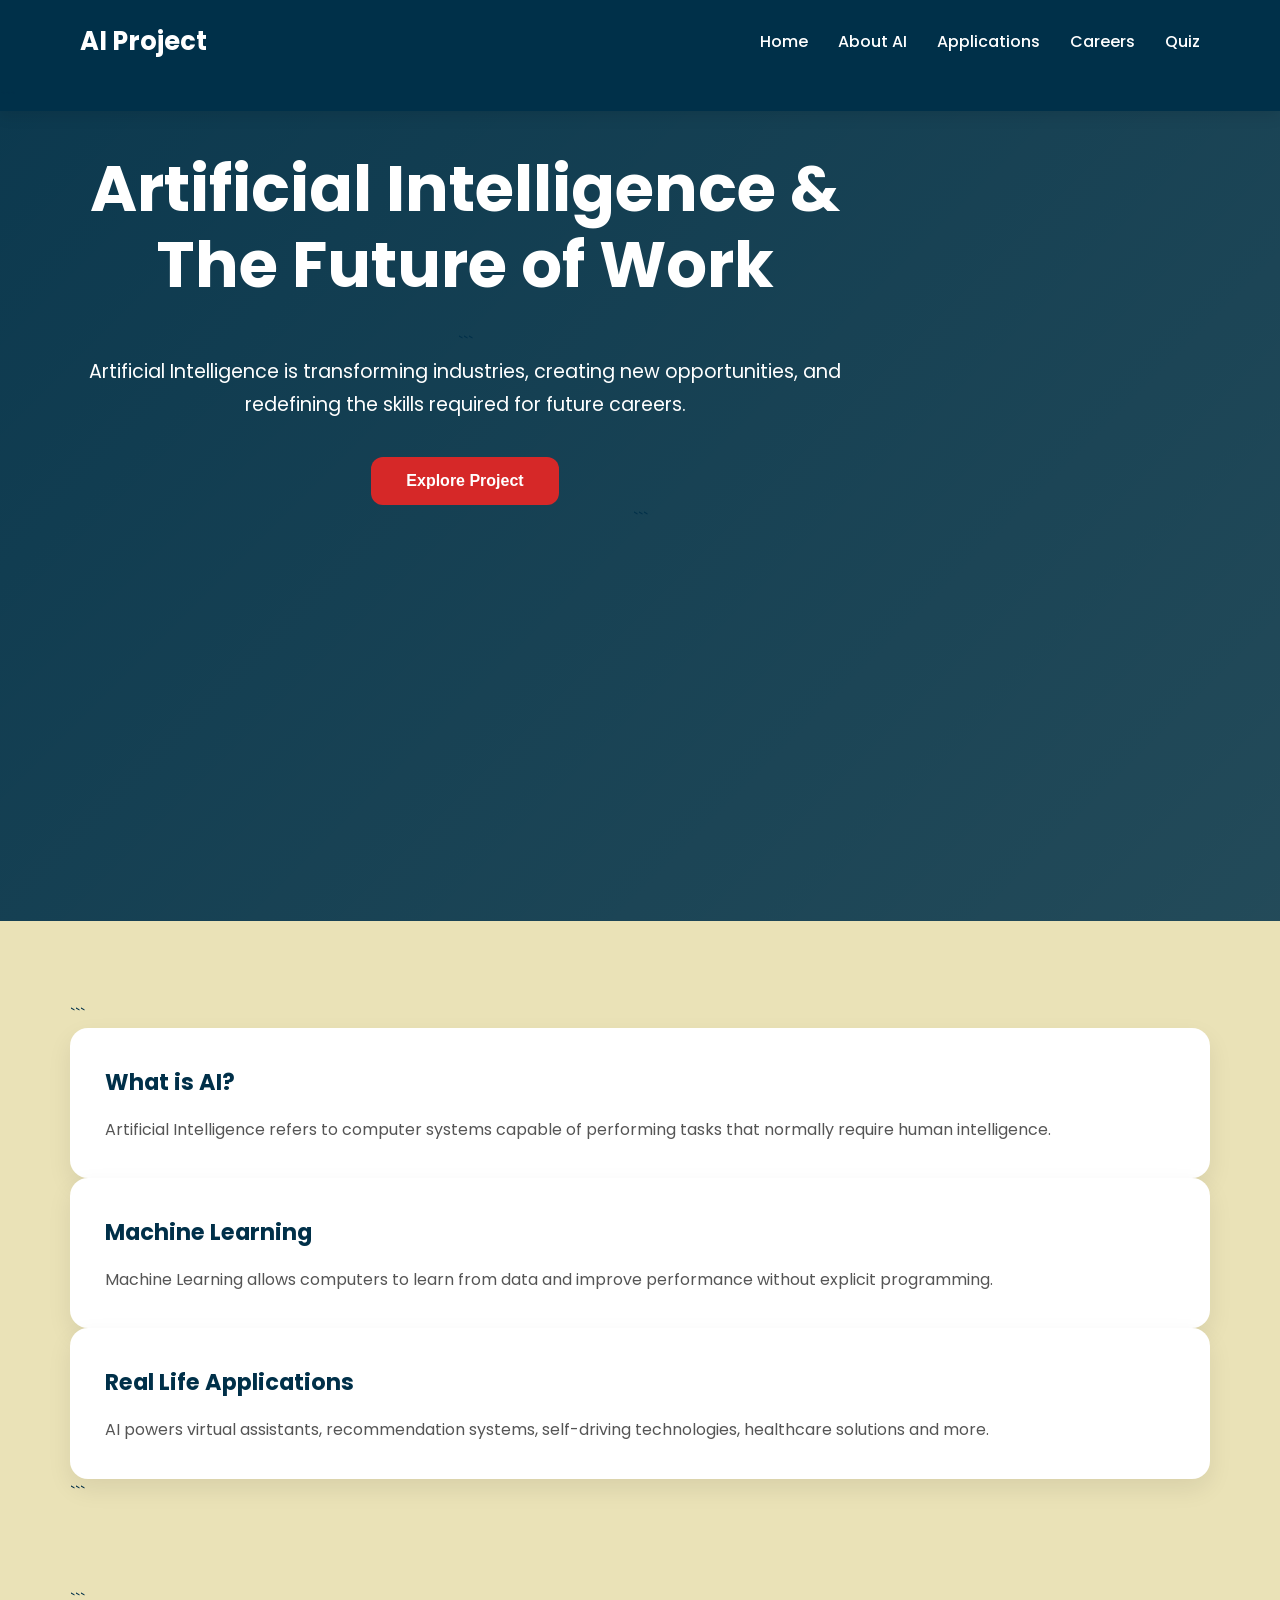
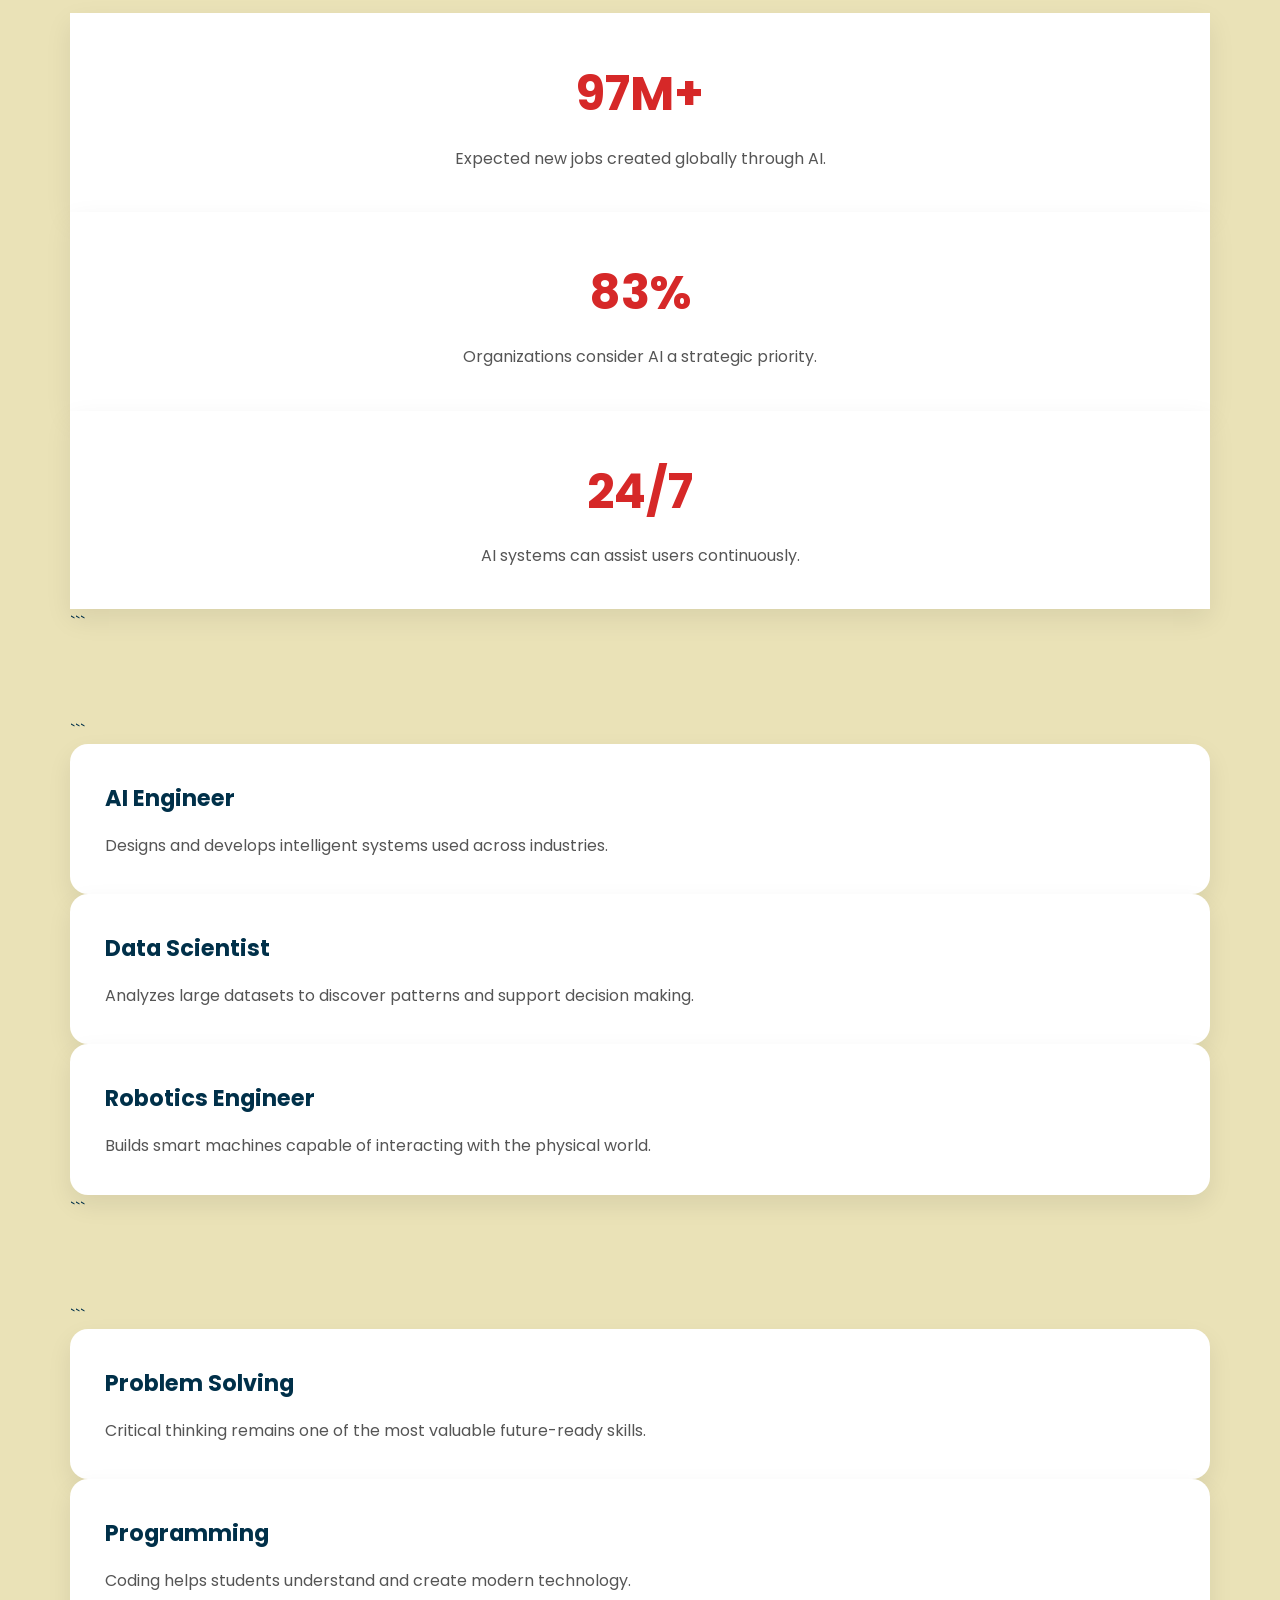
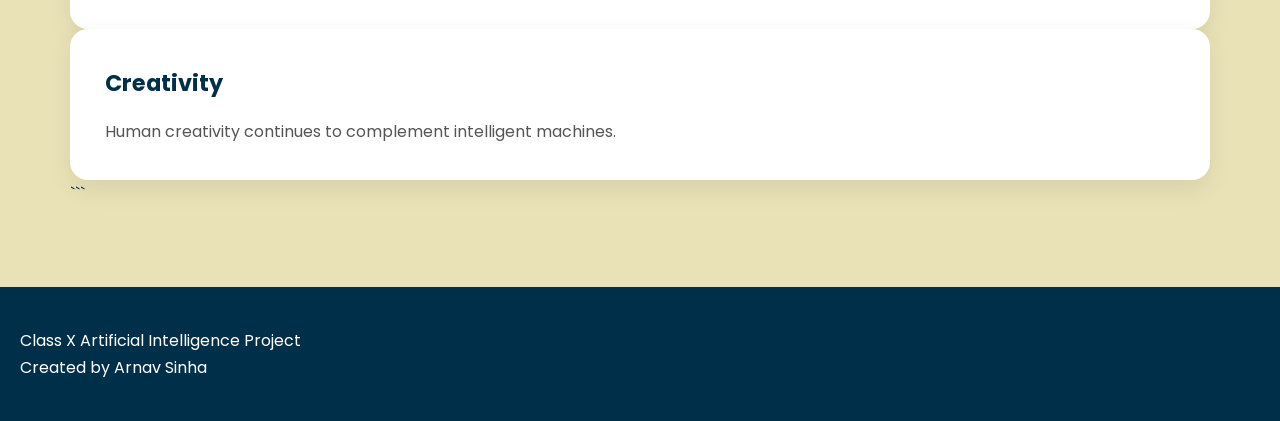
<file: index.html>
<!DOCTYPE html>

<html lang="en">
<head>
    <meta charset="UTF-8">
    <meta name="viewport" content="width=device-width, initial-scale=1.0">
    <title>AI & Future Careers</title>
    <link rel="stylesheet" href="style.css">
    <link href="https://unpkg.com/aos@2.3.4/dist/aos.css" rel="stylesheet">
</head>
<script src="https://unpkg.com/aos@2.3.4/dist/aos.js"></script>

<script>
AOS.init({
    duration:1000,
    once:true
});
</script>
<body>

<header>
    <nav>
    <h2>AI Project</h2>
    <ul>
        <li><a href="index.html">Home</a></li>
        <li><a href="about.html">About AI</a></li>
        <li><a href="applications.html">Applications</a></li>
        <li><a href="careers.html">Careers</a></li>
        <li><a href="quiz.html">Quiz</a></li>
    </ul>
</nav>
```

</header>

<section class="hero" id="home">
    <div class="hero-content">
        <h1>Artificial Intelligence & The Future of Work</h1>

```
    <p>
        Artificial Intelligence is transforming industries,
        creating new opportunities, and redefining the skills
        required for future careers.
    </p>

    <button>Explore Project</button>
</div>
```

</section>

<section class="cards" id="about">

```
<div class="card">
    <h3>What is AI?</h3>

    <p>
        Artificial Intelligence refers to computer systems
        capable of performing tasks that normally require
        human intelligence.
    </p>
</div>

<div class="card">
    <h3>Machine Learning</h3>

    <p>
        Machine Learning allows computers to learn from
        data and improve performance without explicit
        programming.
    </p>
</div>

<div class="card">
    <h3>Real Life Applications</h3>

    <p>
        AI powers virtual assistants, recommendation systems,
        self-driving technologies, healthcare solutions and more.
    </p>
</div>
```

</section>

<section class="stats">

```
<div class="stat-box">
    <h2>97M+</h2>
    <p>Expected new jobs created globally through AI.</p>
</div>

<div class="stat-box">
    <h2>83%</h2>
    <p>Organizations consider AI a strategic priority.</p>
</div>

<div class="stat-box">
    <h2>24/7</h2>
    <p>AI systems can assist users continuously.</p>
</div>
```

</section>

<section class="cards" id="careers">

```
<div class="card">
    <h3>AI Engineer</h3>

    <p>
        Designs and develops intelligent systems
        used across industries.
    </p>
</div>

<div class="card">
    <h3>Data Scientist</h3>

    <p>
        Analyzes large datasets to discover patterns
        and support decision making.
    </p>
</div>

<div class="card">
    <h3>Robotics Engineer</h3>

    <p>
        Builds smart machines capable of interacting
        with the physical world.
    </p>
</div>
```

</section>

<section class="cards" id="skills">

```
<div class="card">
    <h3>Problem Solving</h3>

    <p>
        Critical thinking remains one of the most valuable
        future-ready skills.
    </p>
</div>

<div class="card">
    <h3>Programming</h3>

    <p>
        Coding helps students understand and create
        modern technology.
    </p>
</div>

<div class="card">
    <h3>Creativity</h3>

    <p>
        Human creativity continues to complement
        intelligent machines.
    </p>
</div>
```

</section>

<footer>
    <p>
        Class X Artificial Intelligence Project
        <br>
        Created by Arnav Sinha
    </p>
</footer>

<script src="script.js"></script>
</body>
</html>
</file>
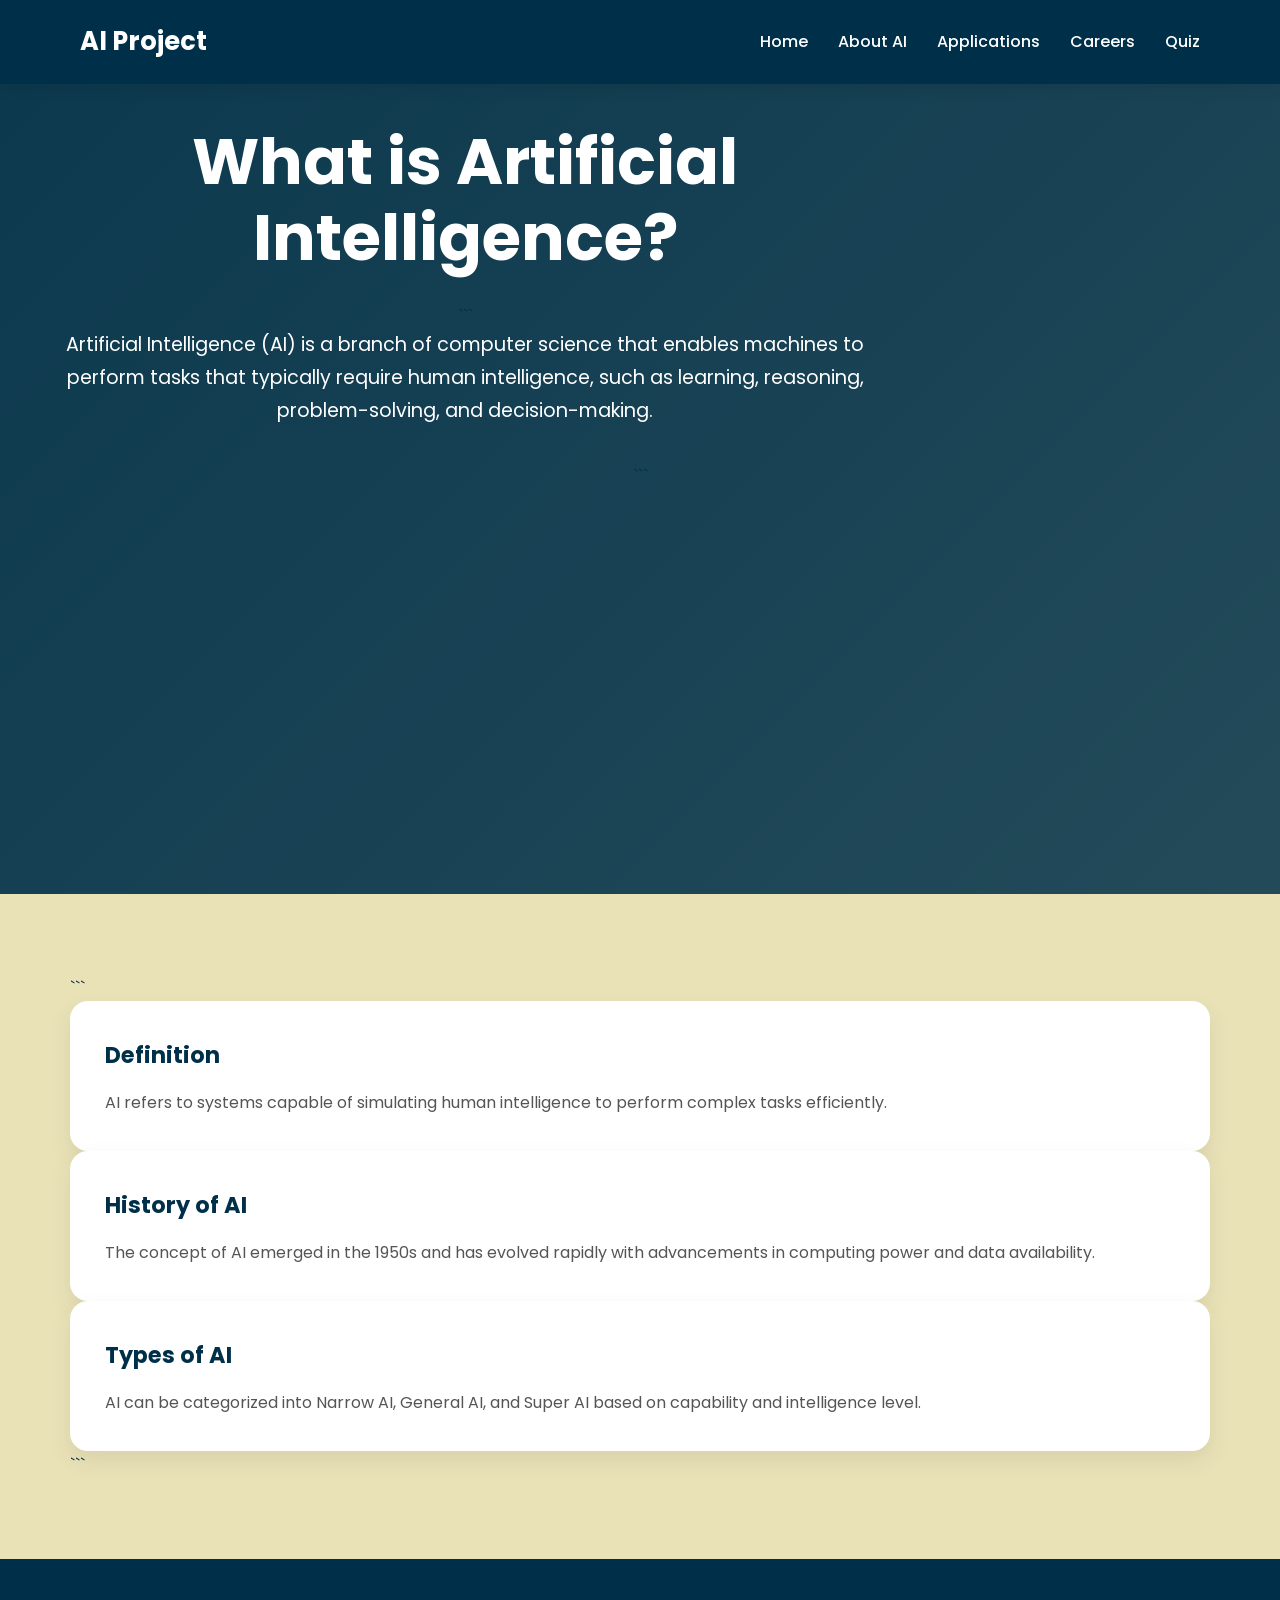
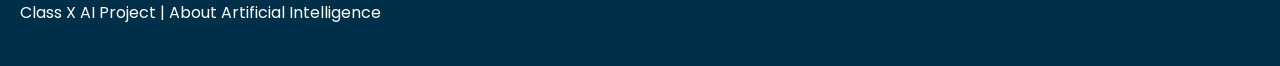
<file: about.html>
<!DOCTYPE html>

<html lang="en">
<head>
    <meta charset="UTF-8">
    <meta name="viewport" content="width=device-width, initial-scale=1.0">
    <title>About AI</title>
    <link rel="stylesheet" href="style.css">
</head>
<body>

<header>
    <nav>
        <h2>AI Project</h2>
        <ul>
            <li><a href="index.html">Home</a></li>
            <li><a href="about.html">About AI</a></li>
            <li><a href="applications.html">Applications</a></li>
            <li><a href="careers.html">Careers</a></li>
            <li><a href="quiz.html">Quiz</a></li>
        </ul>
    </nav>
</header>

<section class="hero">
    <div class="hero-content">
        <h1>What is Artificial Intelligence?</h1>

```
    <p>
        Artificial Intelligence (AI) is a branch of computer science
        that enables machines to perform tasks that typically require
        human intelligence, such as learning, reasoning, problem-solving,
        and decision-making.
    </p>
</div>
```

</section>

<section class="cards">

```
<div class="card">
    <h3>Definition</h3>
    <p>
        AI refers to systems capable of simulating human intelligence
        to perform complex tasks efficiently.
    </p>
</div>

<div class="card">
    <h3>History of AI</h3>
    <p>
        The concept of AI emerged in the 1950s and has evolved rapidly
        with advancements in computing power and data availability.
    </p>
</div>

<div class="card">
    <h3>Types of AI</h3>
    <p>
        AI can be categorized into Narrow AI, General AI,
        and Super AI based on capability and intelligence level.
    </p>
</div>
```

</section>

<footer>
    <p>Class X AI Project | About Artificial Intelligence</p>
</footer>

<script src="script.js"></script>
</body>
</html>
</file>
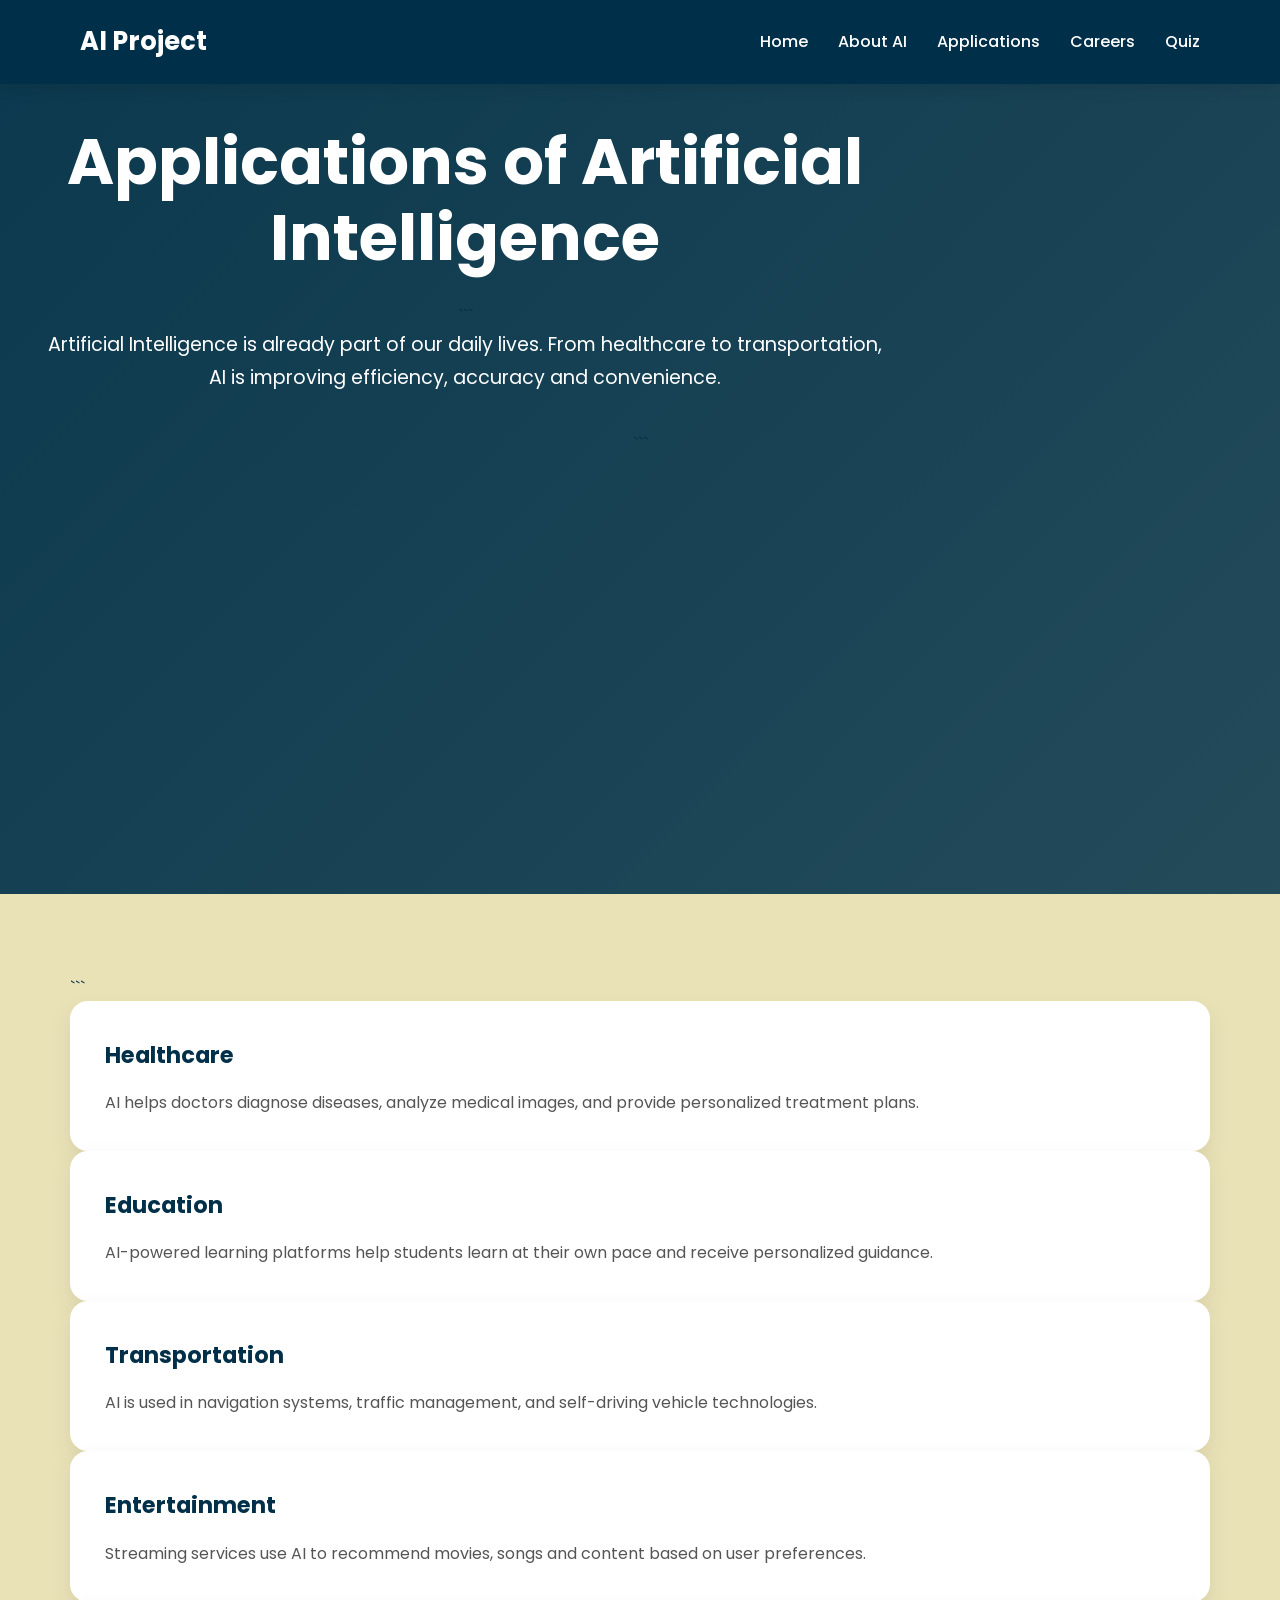
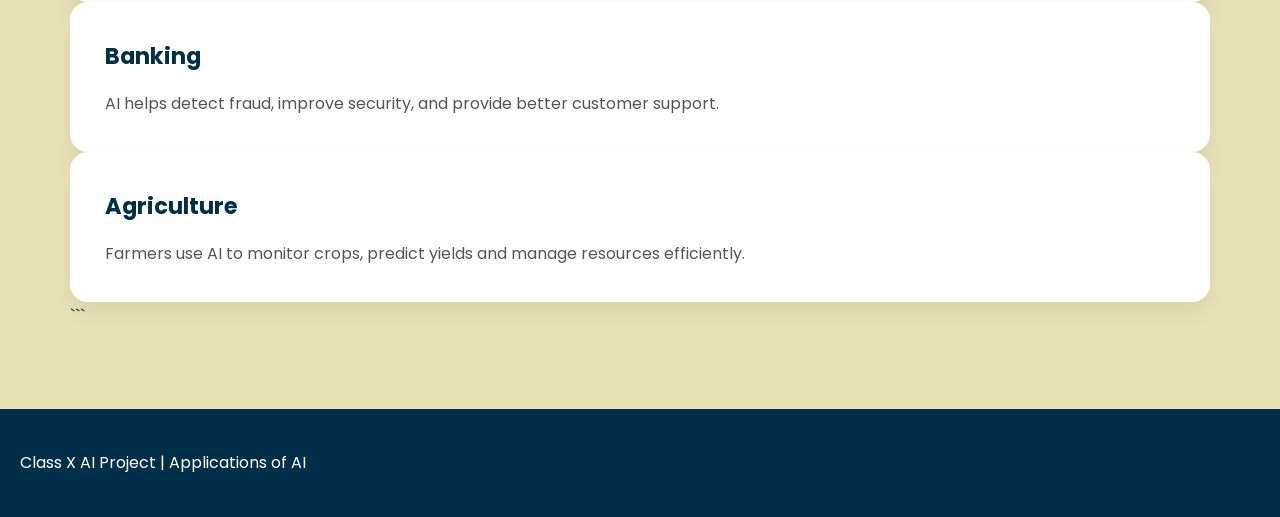
<file: applications.html>
<!DOCTYPE html>

<html lang="en">
<head>
    <meta charset="UTF-8">
    <meta name="viewport" content="width=device-width, initial-scale=1.0">
    <title>Applications of AI</title>
    <link rel="stylesheet" href="style.css">
</head>
<body>

<header>
    <nav>
        <h2>AI Project</h2>
        <ul>
            <li><a href="index.html">Home</a></li>
            <li><a href="about.html">About AI</a></li>
            <li><a href="applications.html">Applications</a></li>
            <li><a href="careers.html">Careers</a></li>
            <li><a href="quiz.html">Quiz</a></li>
        </ul>
    </nav>
</header>

<section class="hero">
    <div class="hero-content">
        <h1>Applications of Artificial Intelligence</h1>

```
    <p>
        Artificial Intelligence is already part of our daily lives.
        From healthcare to transportation, AI is improving efficiency,
        accuracy and convenience.
    </p>
</div>
```

</section>

<section class="cards">

```
<div class="card">
    <h3>Healthcare</h3>
    <p>
        AI helps doctors diagnose diseases, analyze medical images,
        and provide personalized treatment plans.
    </p>
</div>

<div class="card">
    <h3>Education</h3>
    <p>
        AI-powered learning platforms help students learn at their
        own pace and receive personalized guidance.
    </p>
</div>

<div class="card">
    <h3>Transportation</h3>
    <p>
        AI is used in navigation systems, traffic management,
        and self-driving vehicle technologies.
    </p>
</div>

<div class="card">
    <h3>Entertainment</h3>
    <p>
        Streaming services use AI to recommend movies,
        songs and content based on user preferences.
    </p>
</div>

<div class="card">
    <h3>Banking</h3>
    <p>
        AI helps detect fraud, improve security,
        and provide better customer support.
    </p>
</div>

<div class="card">
    <h3>Agriculture</h3>
    <p>
        Farmers use AI to monitor crops,
        predict yields and manage resources efficiently.
    </p>
</div>
```

</section>

<footer>
    <p>Class X AI Project | Applications of AI</p>
</footer>

<script src="script.js"></script>
</body>
</html>
</file>
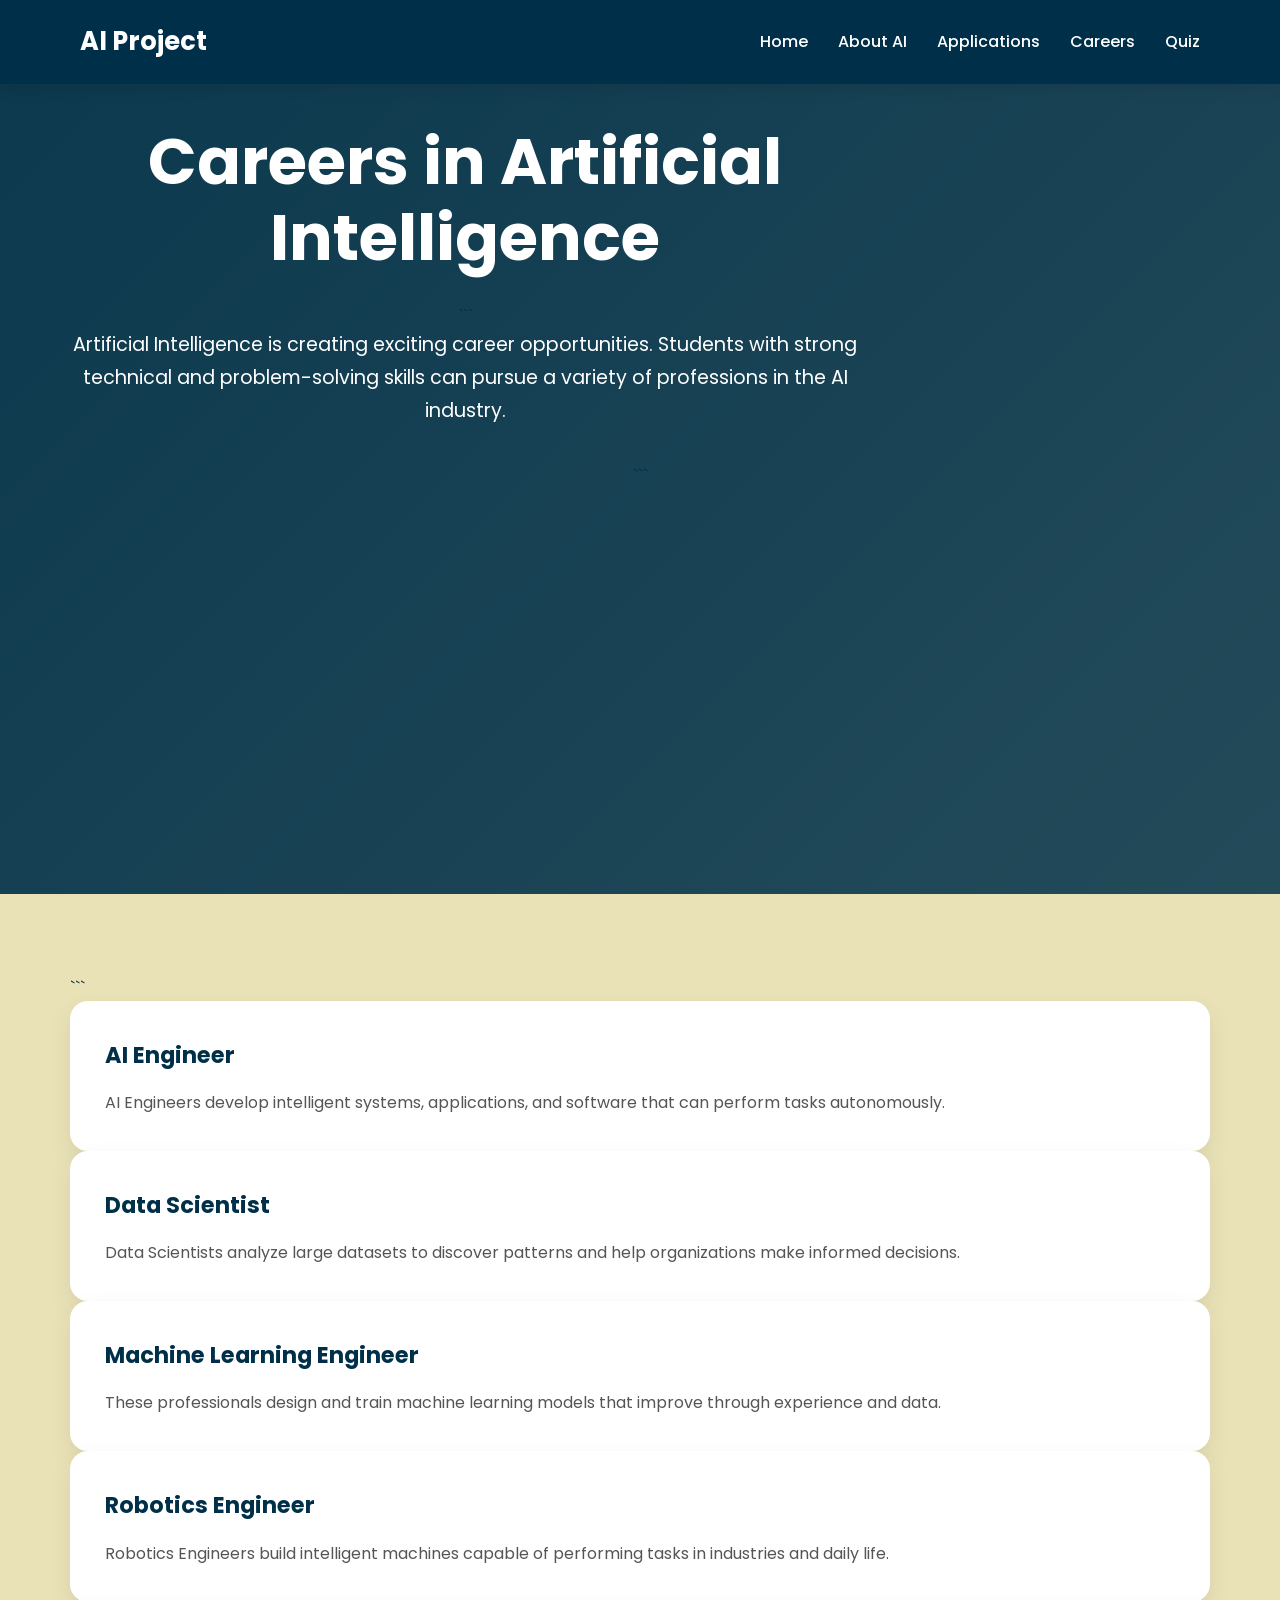
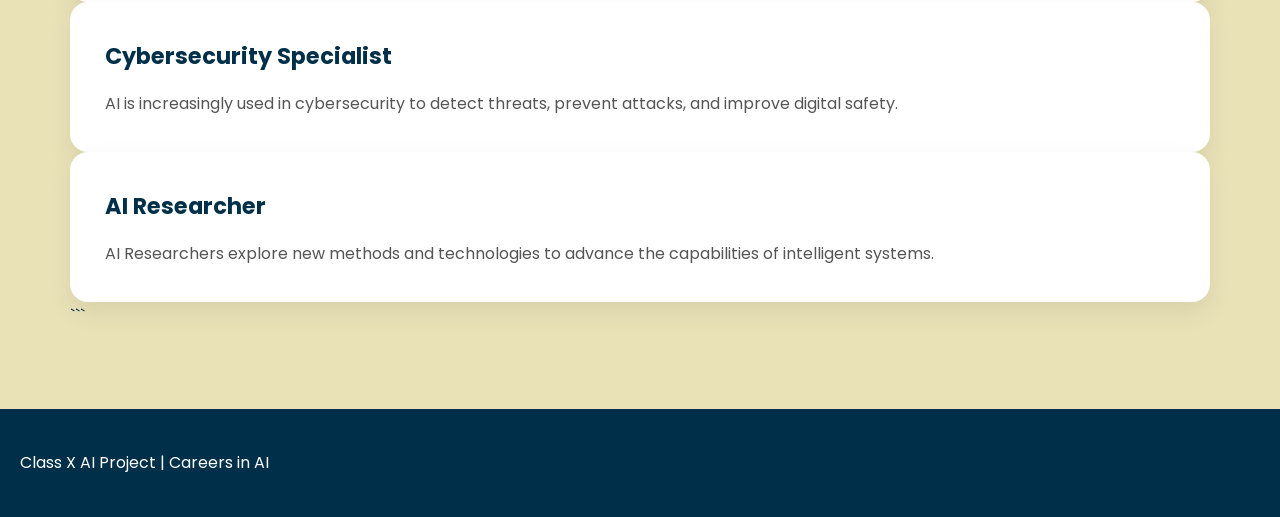
<file: careers.html>
<!DOCTYPE html>

<html lang="en">
<head>
    <meta charset="UTF-8">
    <meta name="viewport" content="width=device-width, initial-scale=1.0">
    <title>AI Careers</title>
    <link rel="stylesheet" href="style.css">
</head>
<body>

<header>
    <nav>
        <h2>AI Project</h2>
        <ul>
            <li><a href="index.html">Home</a></li>
            <li><a href="about.html">About AI</a></li>
            <li><a href="applications.html">Applications</a></li>
            <li><a href="careers.html">Careers</a></li>
            <li><a href="quiz.html">Quiz</a></li>
        </ul>
    </nav>
</header>

<section class="hero">
    <div class="hero-content">
        <h1>Careers in Artificial Intelligence</h1>

```
    <p>
        Artificial Intelligence is creating exciting career opportunities.
        Students with strong technical and problem-solving skills can pursue
        a variety of professions in the AI industry.
    </p>
</div>
```

</section>

<section class="cards">

```
<div class="card">
    <h3>AI Engineer</h3>
    <p>
        AI Engineers develop intelligent systems, applications,
        and software that can perform tasks autonomously.
    </p>
</div>

<div class="card">
    <h3>Data Scientist</h3>
    <p>
        Data Scientists analyze large datasets to discover
        patterns and help organizations make informed decisions.
    </p>
</div>

<div class="card">
    <h3>Machine Learning Engineer</h3>
    <p>
        These professionals design and train machine learning
        models that improve through experience and data.
    </p>
</div>

<div class="card">
    <h3>Robotics Engineer</h3>
    <p>
        Robotics Engineers build intelligent machines capable
        of performing tasks in industries and daily life.
    </p>
</div>

<div class="card">
    <h3>Cybersecurity Specialist</h3>
    <p>
        AI is increasingly used in cybersecurity to detect
        threats, prevent attacks, and improve digital safety.
    </p>
</div>

<div class="card">
    <h3>AI Researcher</h3>
    <p>
        AI Researchers explore new methods and technologies
        to advance the capabilities of intelligent systems.
    </p>
</div>
```

</section>

<footer>
    <p>Class X AI Project | Careers in AI</p>
</footer>

<script src="script.js"></script>
</body>
</html>
</file>
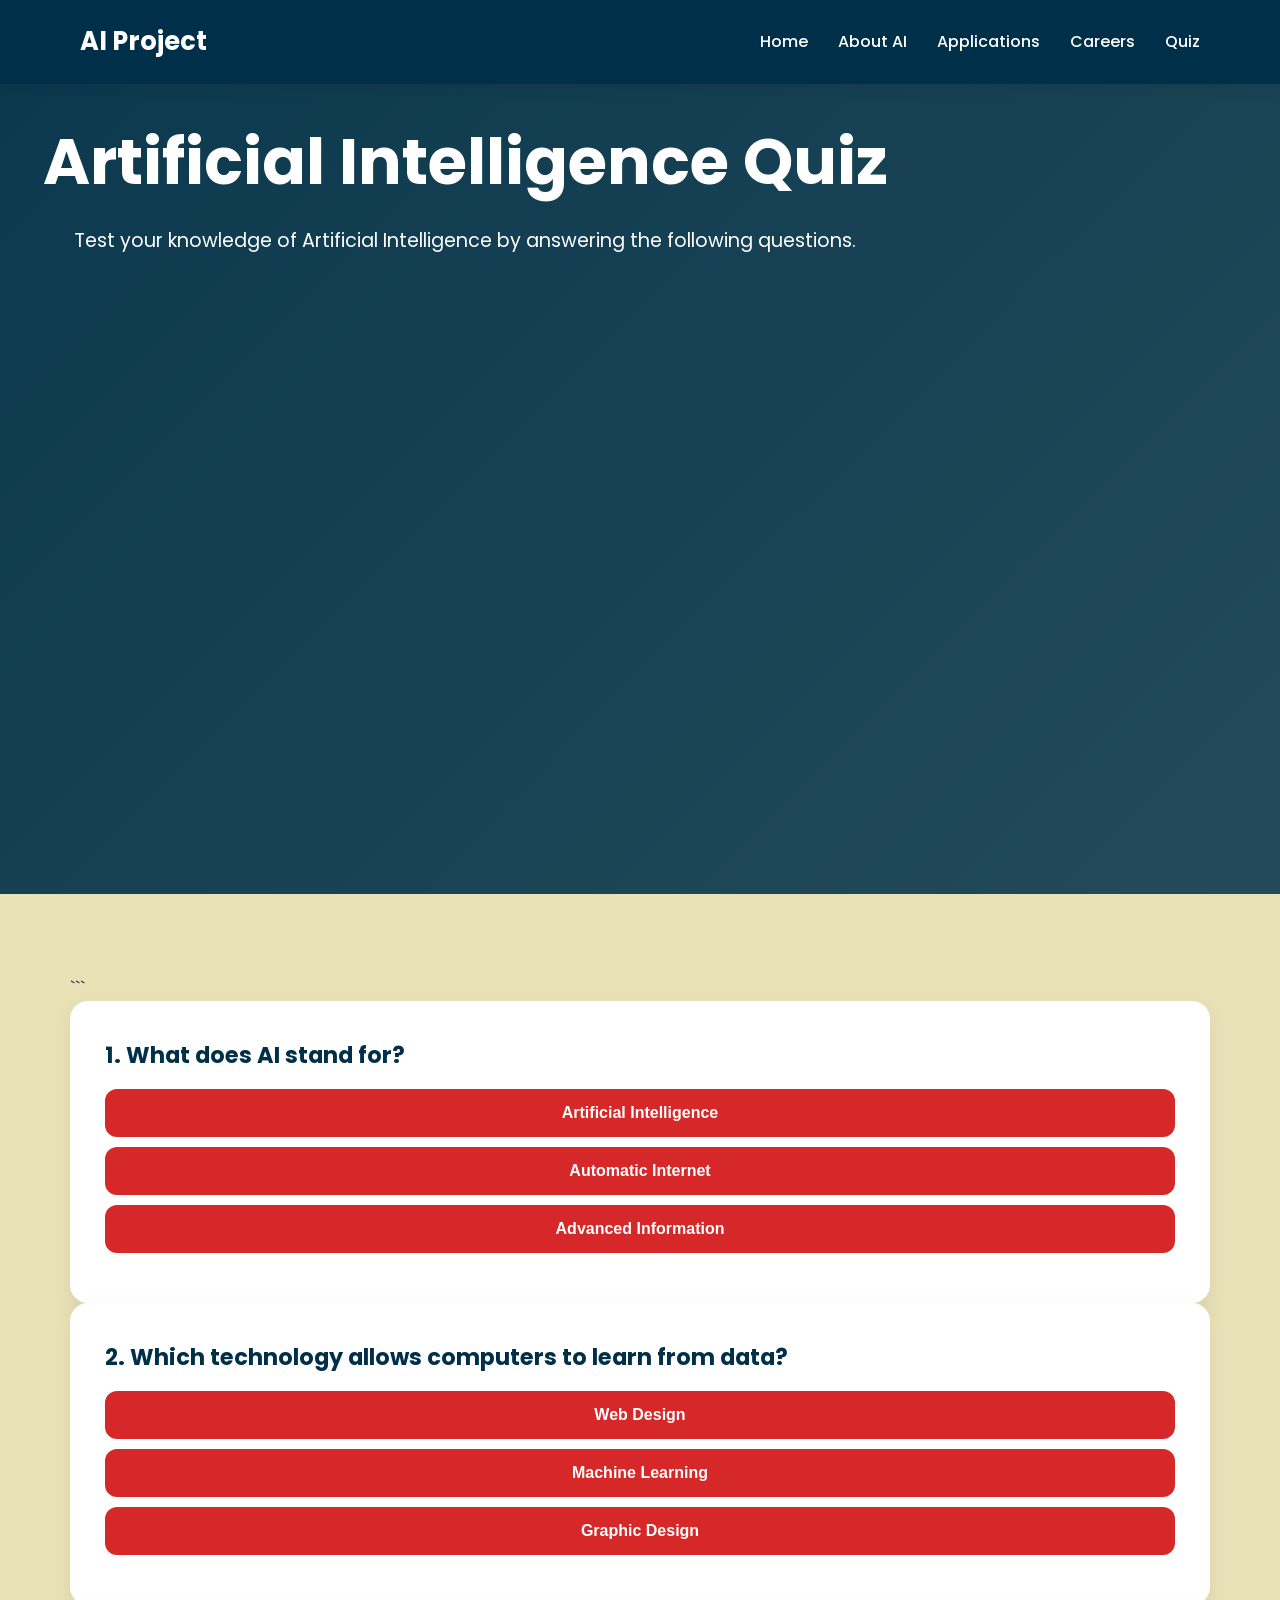
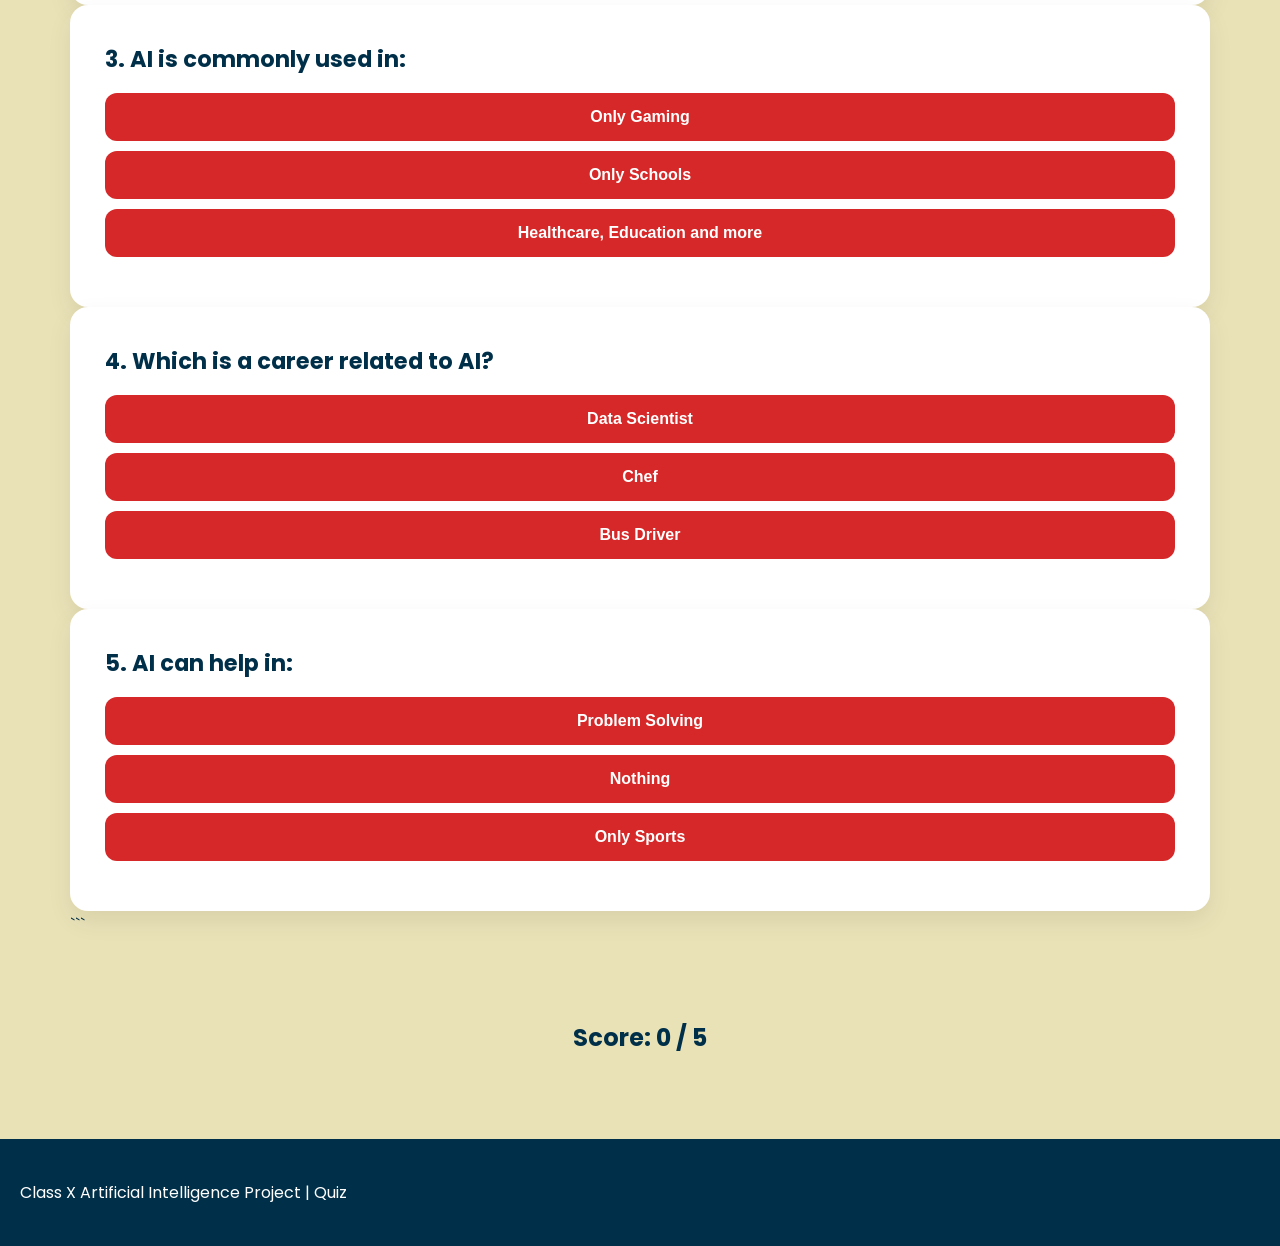
<file: quiz.html>
<!DOCTYPE html>

<html lang="en">
<head>
    <meta charset="UTF-8">
    <meta name="viewport" content="width=device-width, initial-scale=1.0">
    <title>AI Quiz</title>
    <link rel="stylesheet" href="style.css">
</head>
<body>

<header>
    <nav>
        <h2>AI Project</h2>
        <ul>
            <li><a href="index.html">Home</a></li>
            <li><a href="about.html">About AI</a></li>
            <li><a href="applications.html">Applications</a></li>
            <li><a href="careers.html">Careers</a></li>
            <li><a href="quiz.html">Quiz</a></li>
        </ul>
    </nav>
</header>

<section class="hero">
    <div class="hero-content">
        <h1>Artificial Intelligence Quiz</h1>
        <p>
            Test your knowledge of Artificial Intelligence by answering
            the following questions.
        </p>
    </div>
</section>

<section class="cards">

```
<div class="card">
    <h3>1. What does AI stand for?</h3>

    <button onclick="checkAnswer(this,true)">Artificial Intelligence</button>
    <button onclick="checkAnswer(this,false,'Artificial Intelligence')">Automatic Internet</button>
    <button onclick="checkAnswer(this,false,'Artificial Intelligence')">Advanced Information</button>

    <p class="feedback"></p>
</div>

<div class="card">
    <h3>2. Which technology allows computers to learn from data?</h3>

    <button onclick="checkAnswer(this,false,'Machine Learning')">Web Design</button>
    <button onclick="checkAnswer(this,true)">Machine Learning</button>
    <button onclick="checkAnswer(this,false,'Machine Learning')">Graphic Design</button>

    <p class="feedback"></p>
</div>

<div class="card">
    <h3>3. AI is commonly used in:</h3>

    <button onclick="checkAnswer(this,false,'Healthcare, Education and more')">Only Gaming</button>
    <button onclick="checkAnswer(this,false,'Healthcare, Education and more')">Only Schools</button>
    <button onclick="checkAnswer(this,true)">Healthcare, Education and more</button>

    <p class="feedback"></p>
</div>

<div class="card">
    <h3>4. Which is a career related to AI?</h3>

    <button onclick="checkAnswer(this,true)">Data Scientist</button>
    <button onclick="checkAnswer(this,false,'Data Scientist')">Chef</button>
    <button onclick="checkAnswer(this,false,'Data Scientist')">Bus Driver</button>

    <p class="feedback"></p>
</div>

<div class="card">
    <h3>5. AI can help in:</h3>

    <button onclick="checkAnswer(this,true)">Problem Solving</button>
    <button onclick="checkAnswer(this,false,'Problem Solving')">Nothing</button>
    <button onclick="checkAnswer(this,false,'Problem Solving')">Only Sports</button>

    <p class="feedback"></p>
</div>
```

</section>

<div style="text-align:center; margin-bottom:60px;">
    <h2 id="score">Score: 0 / 5</h2>
</div>

<footer>
    <p>Class X Artificial Intelligence Project | Quiz</p>
</footer>

<script>

let score = 0;

function checkAnswer(button, correct, answer = "") {

    const card = button.parentElement;

    if(card.dataset.answered){
        return;
    }

    card.dataset.answered = "true";

    const feedback = card.querySelector(".feedback");

    if(correct){
        score++;
        feedback.innerHTML = "✅ Correct Answer!";
        feedback.style.color = "green";
    }
    else{
        feedback.innerHTML = "❌ Wrong Answer! Correct Answer: " + answer;
        feedback.style.color = "red";
    }

    document.getElementById("score").innerHTML =
    "Score: " + score + " / 5";
}

</script>

<script src="script.js"></script>
</body>
</html>
</file>
<file: style.css>
@import url('https://fonts.googleapis.com/css2?family=Poppins:wght@300;400;500;600;700;800&display=swap');

:root{
--navy:#003049;
--red:#D62828;
--orange:#F77F00;
--gold:#FCBF49;
--cream:#EAE2B7;
}

*{
margin:0;
padding:0;
box-sizing:border-box;
}

html{
scroll-behavior:smooth;
}

body{
font-family:'Poppins',sans-serif;
background:var(--cream);
color:var(--navy);
line-height:1.7;
}

/* NAVBAR */

header{
position:sticky;
top:0;
z-index:1000;
background:var(--navy);
box-shadow:0 4px 15px rgba(0,0,0,0.1);
}

nav{
    width:100%;
    max-width:1200px;
    margin:auto;
    padding:20px 40px;

    display:flex;
    flex-direction:row;
    justify-content:space-between;
    align-items:center;
}

nav h2{
color:white;
font-size:1.6rem;
font-weight:700;
}

nav ul{
list-style:none;
display:flex;
gap:30px;
}

nav a{
text-decoration:none;
color:white;
font-weight:500;
transition:.3s;
}

nav a:hover{
color:var(--gold);
}

/* HERO */

.hero{
min-height:90vh;

```
display:flex;
align-items:center;
justify-content:center;

text-align:center;
padding:40px;

background:
linear-gradient(
    135deg,
    rgba(0,48,73,0.95),
    rgba(0,48,73,0.85)
);
```

}

.hero-content{
max-width:850px;
}

.hero h1{
color:white;
font-size:4rem;
line-height:1.2;
margin-bottom:25px;
}

.hero p{
color:white;
font-size:1.2rem;
margin-bottom:35px;
}

button{
background:var(--red);
color:white;
border:none;
padding:15px 35px;
border-radius:12px;
font-size:1rem;
font-weight:600;
cursor:pointer;
transition:.3s;
}

button:hover{
background:var(--orange);
transform:translateY(-4px);
}

/* CARDS */

.cards{
max-width:1200px;
margin:80px auto;
padding:0 30px;

```
display:grid;
grid-template-columns:repeat(auto-fit,minmax(280px,1fr));
gap:30px;
```

}

.card{
background:white;
padding:35px;
border-radius:18px;

```
border-top:6px solid var(--orange);

box-shadow:
0 10px 25px rgba(0,0,0,0.08);

transition:.3s;
```

}

.card:hover{
transform:translateY(-8px);
}

.card h3{
color:var(--navy);
margin-bottom:15px;
font-size:1.4rem;
}

.card p{
color:#555;
}

/* STATS */

.stats{
max-width:1200px;
margin:80px auto;
padding:0 30px;

```
display:grid;
grid-template-columns:repeat(auto-fit,minmax(250px,1fr));
gap:30px;
```

}

.stat-box{
background:white;
padding:40px;
text-align:center;

```
border-radius:18px;

box-shadow:
0 10px 25px rgba(0,0,0,0.08);
```

}

.stat-box h2{
font-size:3rem;
color:var(--red);
}

.stat-box p{
margin-top:10px;
color:#555;
}

/* FOOTER */

footer{
margin-top:80px;
background:var(--navy);
color:white;

```
text-align:center;

padding:40px 20px;
```

}

/* MOBILE */

@media(max-width:768px){

```
nav{
    flex-direction:column;
    gap:15px;
}

nav ul{
    gap:15px;
    flex-wrap:wrap;
    justify-content:center;
}

.hero h1{
    font-size:2.6rem;
}

.hero p{
    font-size:1rem;
}

.cards,
.stats{
    grid-template-columns:1fr;
}
```

}
.card button{
display:block;
width:100%;
margin:10px 0;
}

.feedback{
margin-top:15px;
font-weight:600;
}
.card {
  opacity: 0;
  transform: translateY(50px);
  transition: 0.6s ease;
}

.card.active {
  opacity: 1;
  transform: translateY(0);
}
</file>
